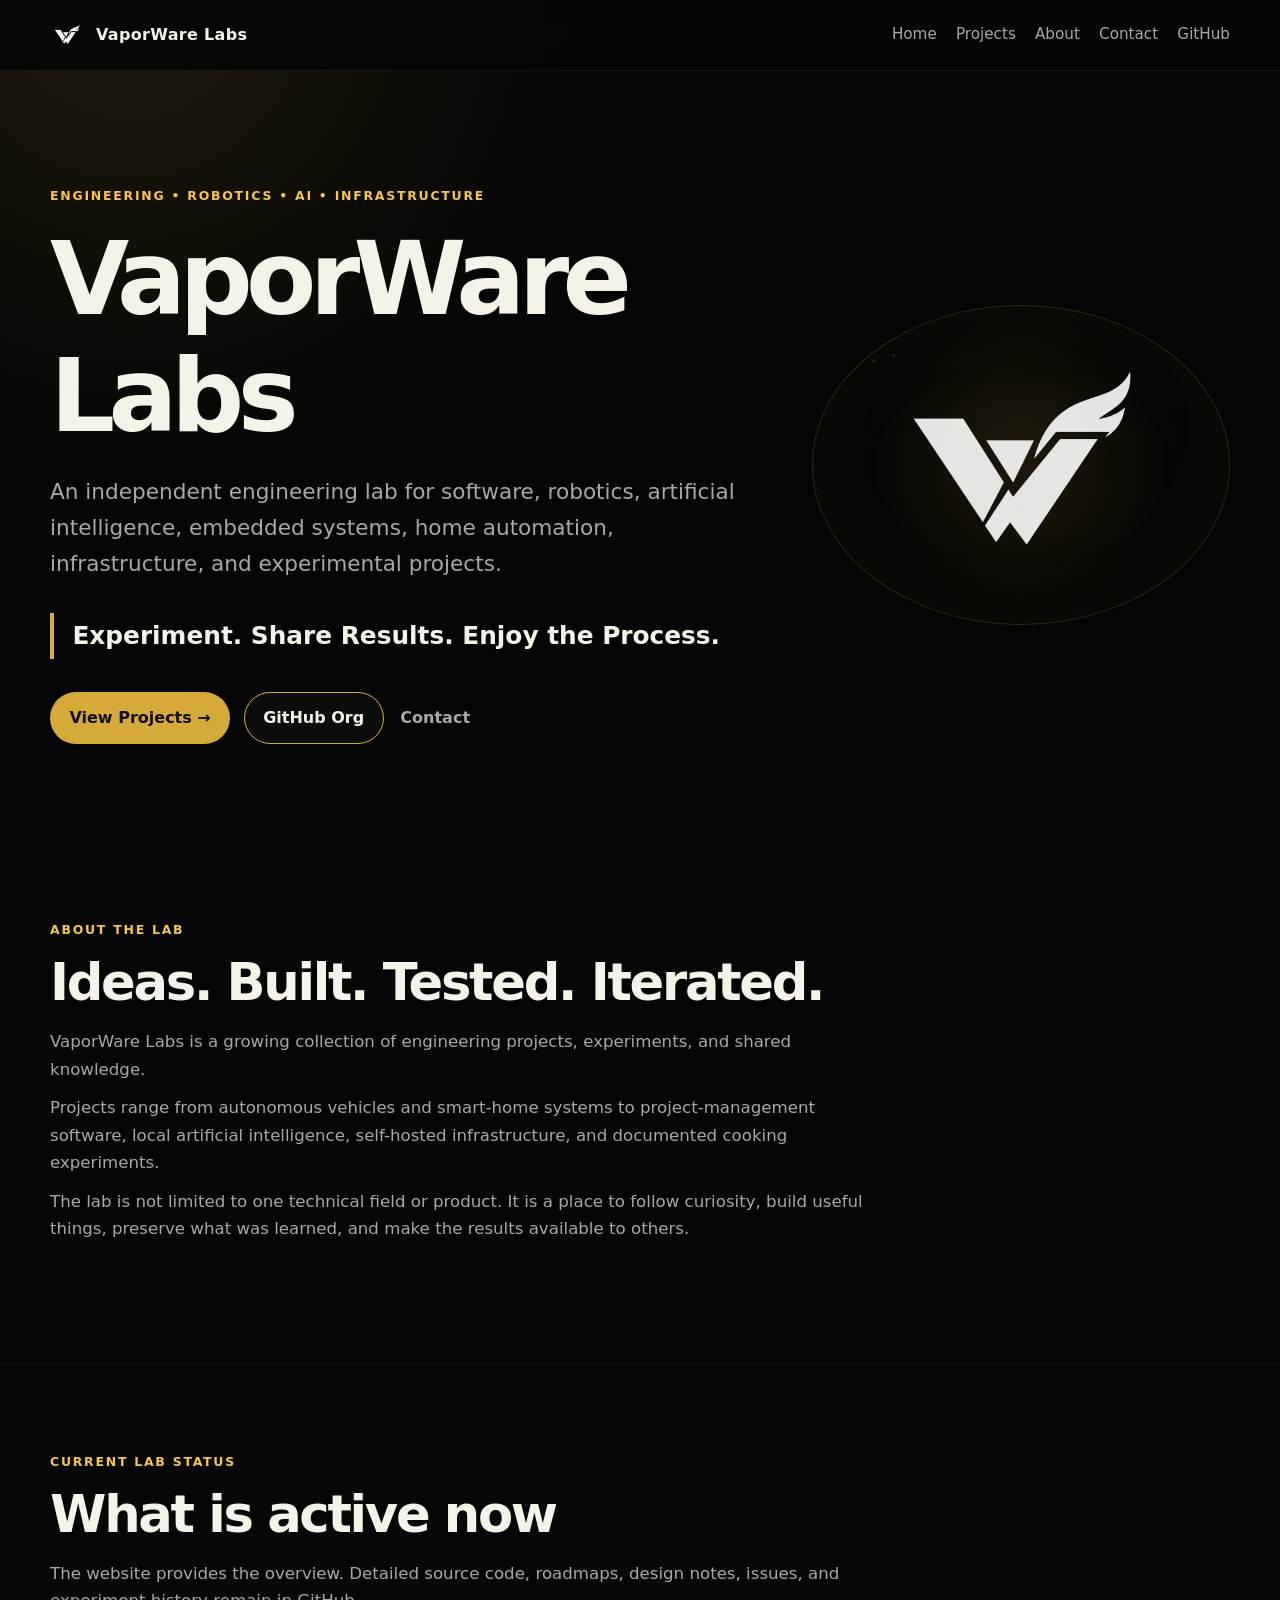
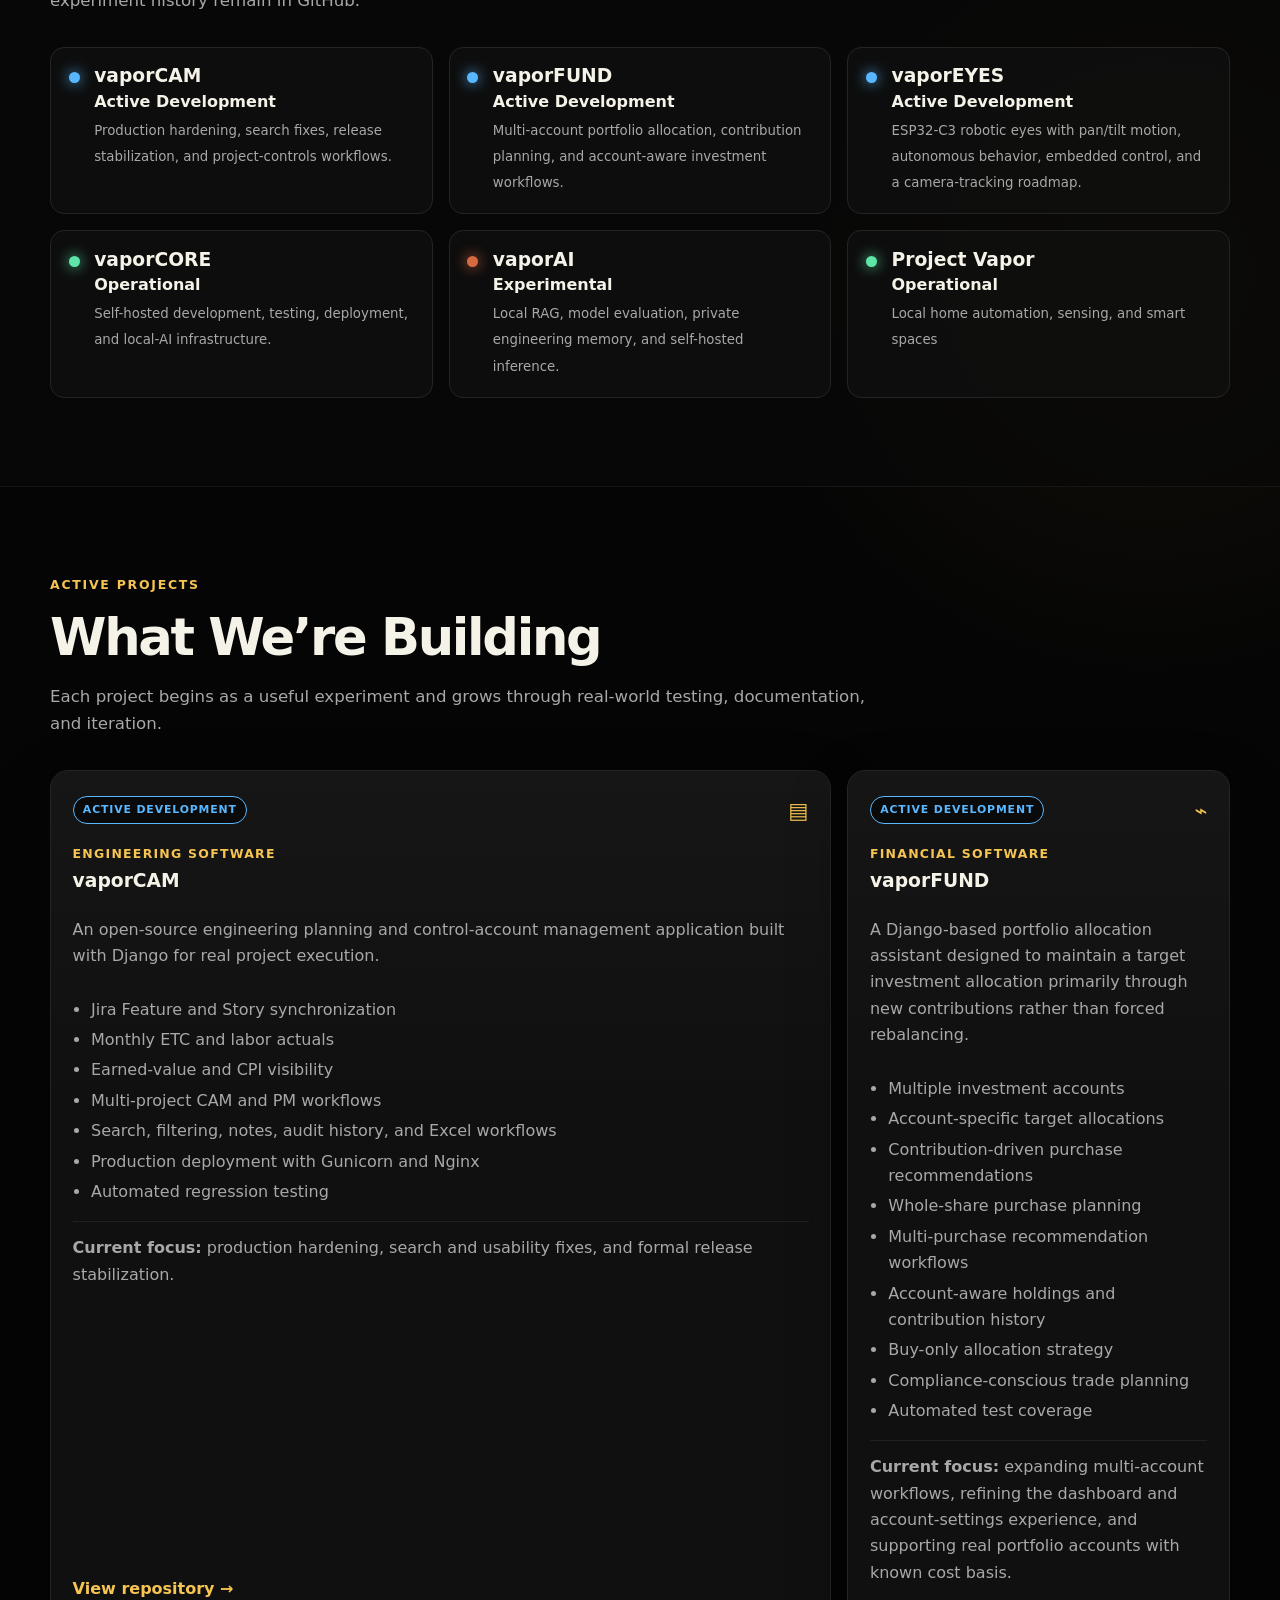
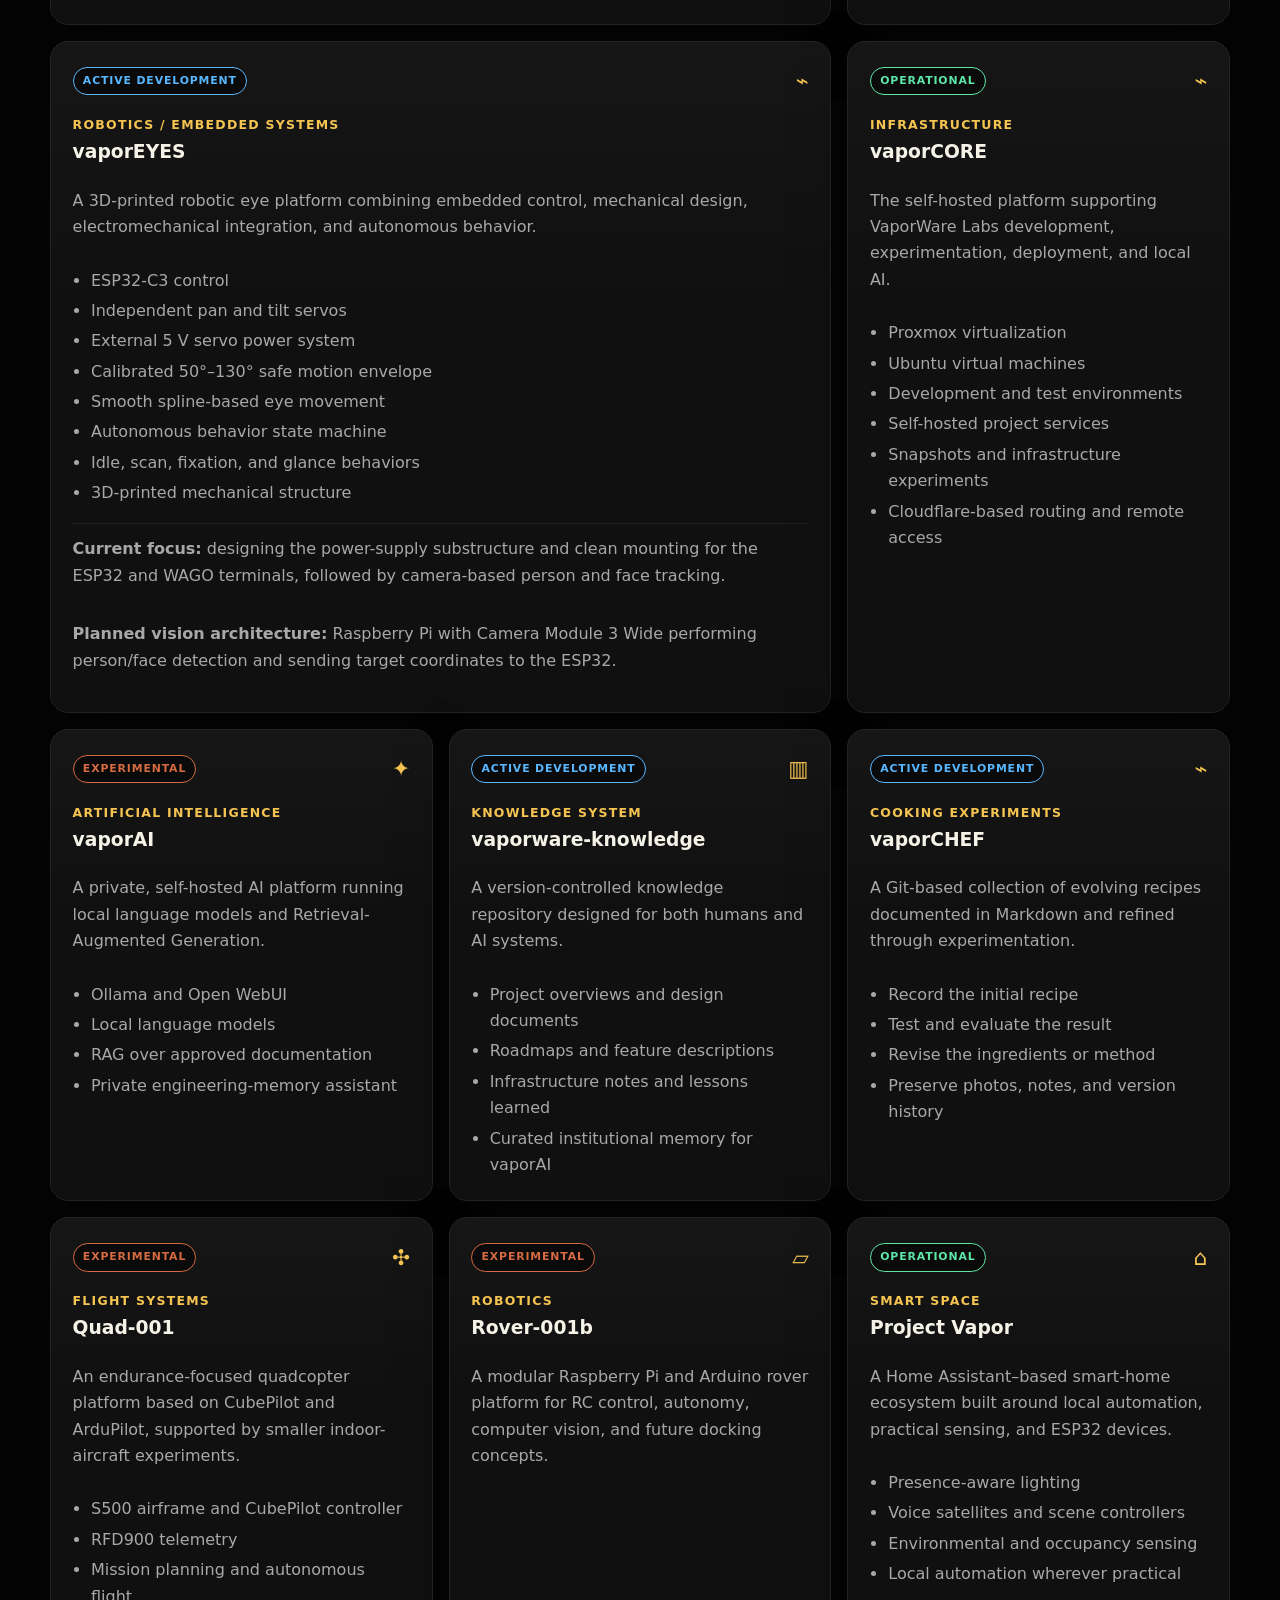
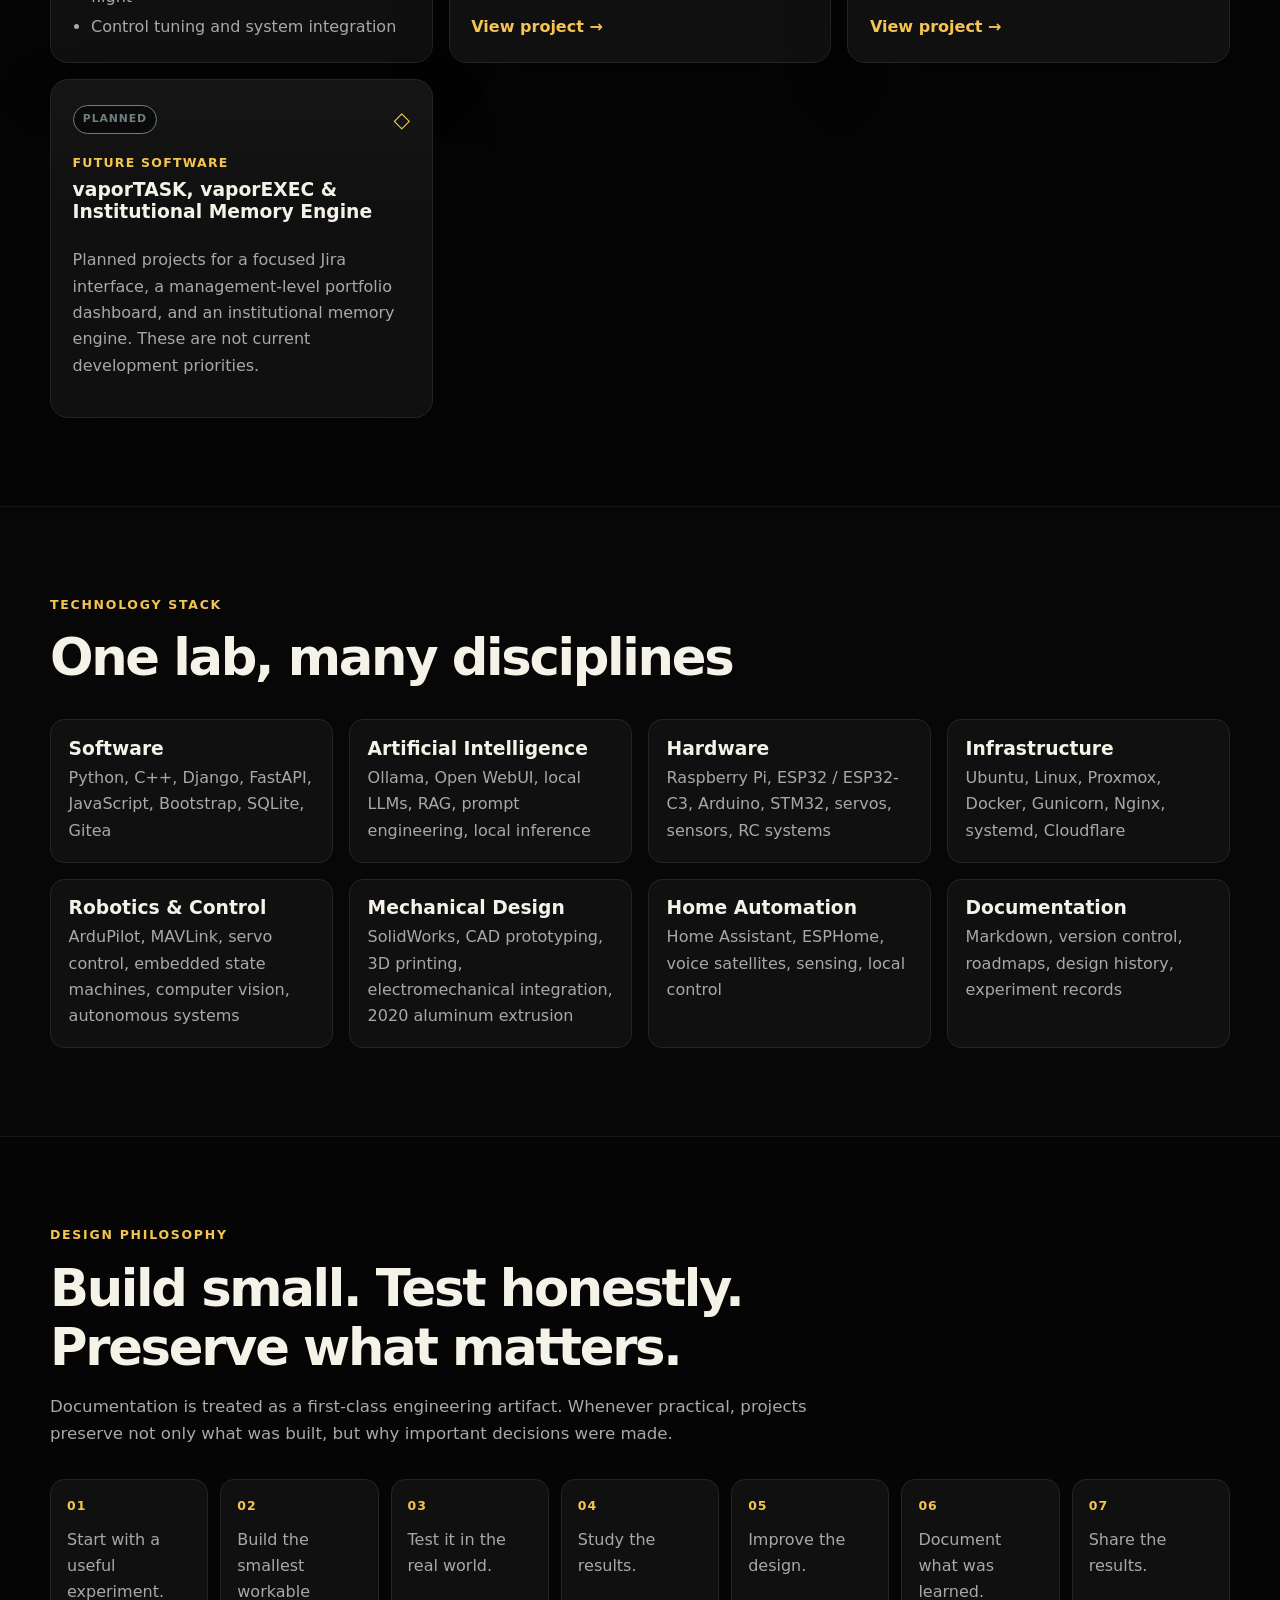
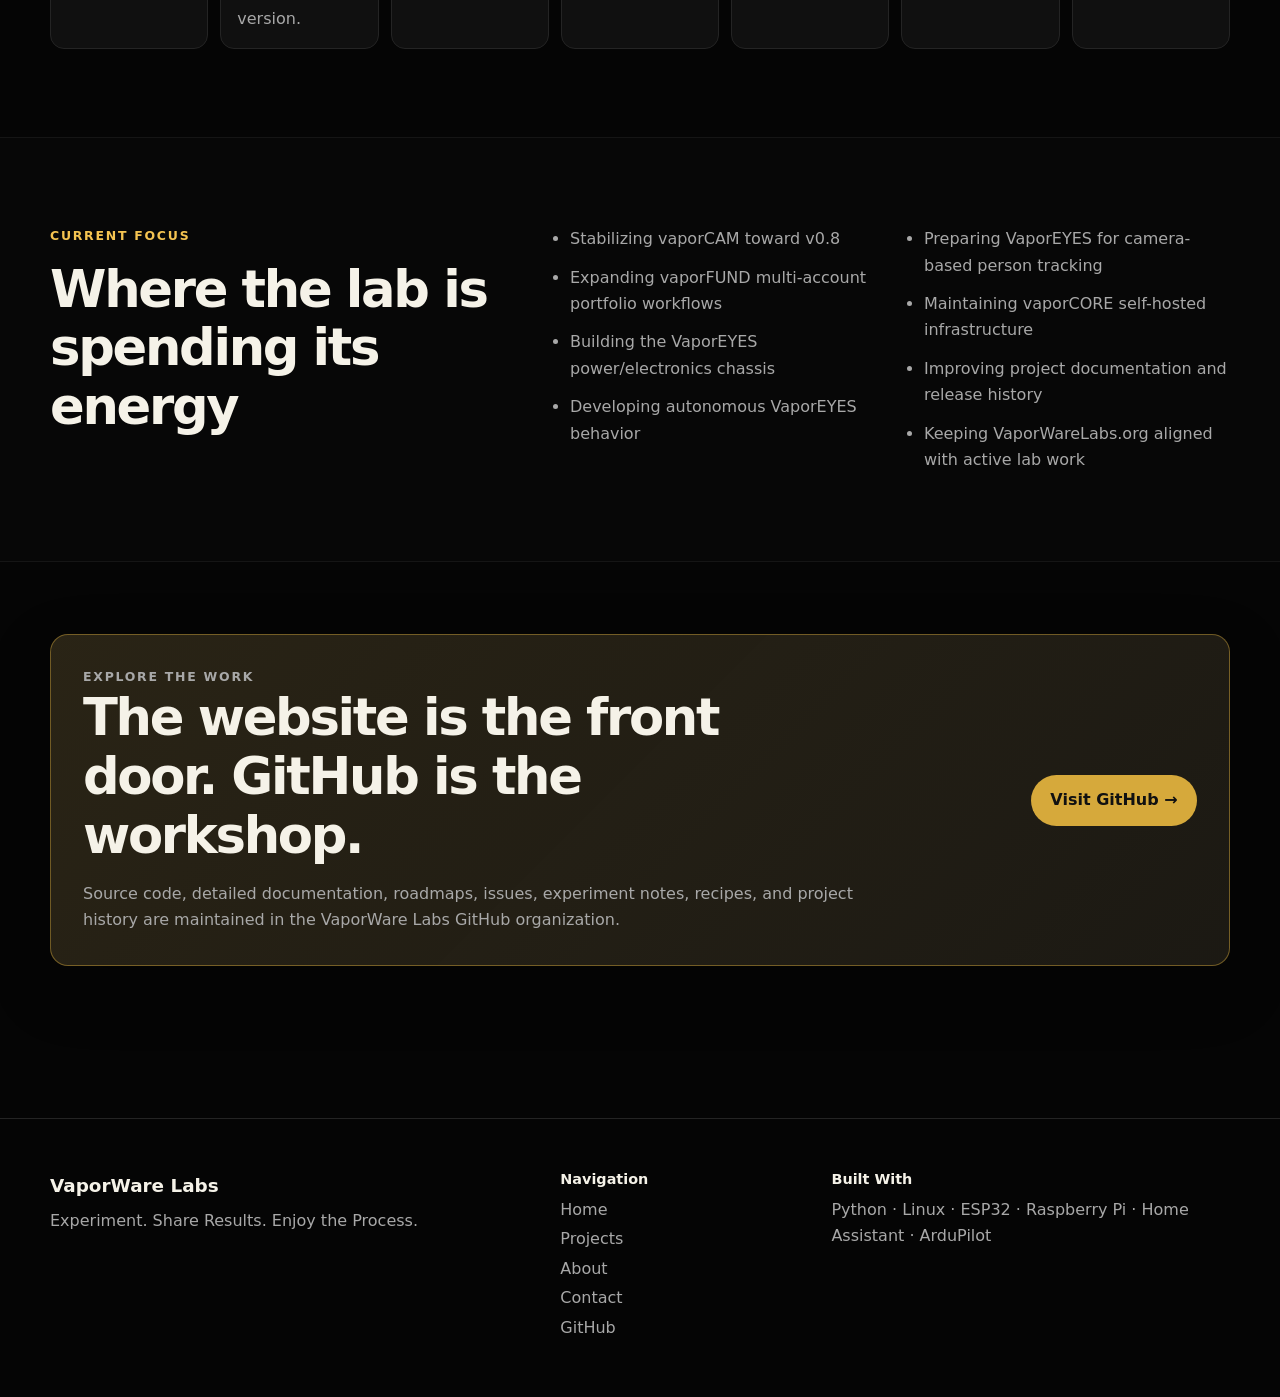
<file: index.html>
<!doctype html>
<html lang="en">
<head>
  <meta charset="utf-8">
  <meta name="viewport" content="width=device-width, initial-scale=1">
  <meta name="description" content="VaporWare Labs is an independent engineering lab for software, robotics, AI, embedded systems, home automation, infrastructure, and experimental projects.">
  <meta name="keywords"
        content="embedded systems, robotics, Home Assistant, ESP32, Arduino, Raspberry Pi, automation, 3D printing" />
  <meta name="theme-color" content="#0b1118">
  <meta name="author" content="VaporWare Labs" />
  <link rel="icon" href="/favicon.ico">
  <title>VaporWare Labs</title>
  <link rel="stylesheet" href="styles.css">
</head>

<body>
  <header class="site-header">
    <div class="container nav-wrap">
      <a class="brand" href="#top" aria-label="VaporWare Labs home">
        <img src="logo-white.png" alt="" class="brand-logo">
        <span>VaporWare Labs</span>
      </a>

      <nav class="site-nav" aria-label="Primary navigation">
        <a href="#top">Home</a>
        <a href="#projects">Projects</a>
        <a href="#about">About</a>
        <a href="mailto:lab@vaporwarelabs.org">Contact</a>
        <a href="https://github.com/VaporWareLabs">GitHub</a>
      </nav>
    </div>
  </header>

  <main id="top">
    <section class="hero">
      <div class="container hero-grid">
        <div class="hero-copy">
          <p class="kicker">Engineering • Robotics • AI • Infrastructure</p>
          <h1>VaporWare Labs</h1>
          <p class="hero-lede">
            An independent engineering lab for software, robotics, artificial intelligence,
            embedded systems, home automation, infrastructure, and experimental projects.
          </p>

          <blockquote>
            Experiment. Share Results. Enjoy the Process.
          </blockquote>

          <div class="button-row">
            <a class="button button-primary" href="#projects">View Projects →</a>
            <a class="button" href="https://github.com/VaporWareLabs">GitHub Org</a>
            <a class="text-link" href="mailto:lab@vaporwarelabs.org">Contact</a>
          </div>
        </div>

        <div class="hero-mark" aria-hidden="true">
          <img src="logo-white.png" alt="">
        </div>
      </div>
    </section>

    <section id="about" class="section">
      <div class="container">
        <header class="section-heading">
          <p class="eyebrow">About the Lab</p>
          <h2>Ideas. Built. Tested. Iterated.</h2>
          <p>
            VaporWare Labs is a growing collection of engineering projects, experiments,
            and shared knowledge.
          </p>
          <p>
            Projects range from autonomous vehicles and smart-home systems to
            project-management software, local artificial intelligence, self-hosted
            infrastructure, and documented cooking experiments.
          </p>
          <p>
            The lab is not limited to one technical field or product. It is a place to
            follow curiosity, build useful things, preserve what was learned, and make
            the results available to others.
          </p>
        </header>
      </div>
    </section>

    <section class="section section-alt" aria-labelledby="status-title">
      <div class="container">
        <header class="section-heading">
          <p class="eyebrow">Current Lab Status</p>
          <h2 id="status-title">What is active now</h2>
          <p>
            The website provides the overview. Detailed source code, roadmaps, design
            notes, issues, and experiment history remain in GitHub.
          </p>
        </header>

        <div class="status-grid">
          <article class="status-card">
            <span class="status-dot active"></span>
            <div>
              <h3>vaporCAM</h3>
              <p>Active Development</p>
              <small>Production hardening, search fixes, release stabilization, and project-controls workflows.</small>
            </div>
          </article>

          <article class="status-card">
            <span class="status-dot active"></span>
            <div>
              <h3>vaporFUND</h3>
              <p>Active Development</p>
              <small>Multi-account portfolio allocation, contribution planning, and account-aware investment workflows.</small>
            </div>
          </article>

          <article class="status-card">
            <span class="status-dot active"></span>
            <div>
              <h3>vaporEYES</h3>
              <p>Active Development</p>
              <small>ESP32-C3 robotic eyes with pan/tilt motion, autonomous behavior, embedded control, and a camera-tracking roadmap.</small>
            </div>
          </article>

          <article class="status-card">
            <span class="status-dot operational"></span>
            <div>
              <h3>vaporCORE</h3>
              <p>Operational</p>
              <small>Self-hosted development, testing, deployment, and local-AI infrastructure.</small>
            </div>
          </article>

          <article class="status-card">
            <span class="status-dot experimental"></span>
            <div>
              <h3>vaporAI</h3>
              <p>Experimental</p>
              <small>Local RAG, model evaluation, private engineering memory, and self-hosted inference.</small>
            </div>
          </article>

          <article class="status-card">
            <span class="status-dot operational"></span>
            <div>
              <h3>Project Vapor</h3>
              <p>Operational</p>
              <small>Local home automation, sensing, and smart spaces</small>
            </div>
          </article>
        </div>
      </div>
    </section>

    <section id="projects" class="section">
      <div class="container">
        <header class="section-heading">
          <p class="eyebrow">Active Projects</p>
          <h2>What We’re Building</h2>
          <p>
            Each project begins as a useful experiment and grows through real-world
            testing, documentation, and iteration.
          </p>
        </header>

        <div class="project-grid">
          <article class="project-card featured">
            <div class="card-topline">
              <span class="pill active-pill">Active Development</span>
              <span class="project-icon" aria-hidden="true">▤</span>
            </div>
            <p class="project-type">Engineering Software</p>
            <h3>vaporCAM</h3>
            <p>
              An open-source engineering planning and control-account management
              application built with Django for real project execution.
            </p>
            <ul>
              <li>Jira Feature and Story synchronization</li>
              <li>Monthly ETC and labor actuals</li>
              <li>Earned-value and CPI visibility</li>
              <li>Multi-project CAM and PM workflows</li>
              <li>Search, filtering, notes, audit history, and Excel workflows</li>
              <li>Production deployment with Gunicorn and Nginx</li>
              <li>Automated regression testing</li>
            </ul>
            <p class="card-focus">
              <strong>Current focus:</strong> production hardening, search and usability fixes,
              and formal release stabilization.
            </p>
            <a class="card-link" href="https://github.com/VaporWareLabs/vaporcam">View repository →</a>
          </article>

          <article class="project-card">
            <div class="card-topline">
              <span class="pill active-pill">Active Development</span>
              <span class="project-icon" aria-hidden="true">⌁</span>
            </div>
            <p class="project-type">Financial Software</p>
            <h3>vaporFUND</h3>
            <p>
              A Django-based portfolio allocation assistant designed to maintain
              a target investment allocation primarily through new
              contributions rather than forced rebalancing.
            </p>

            <ul>
              <li>Multiple investment accounts</li>
              <li>Account-specific target allocations</li>
              <li>Contribution-driven purchase recommendations</li>
              <li>Whole-share purchase planning</li>
              <li>Multi-purchase recommendation workflows</li>
              <li>Account-aware holdings and contribution history</li>
              <li>Buy-only allocation strategy</li>
              <li>Compliance-conscious trade planning</li>
              <li>Automated test coverage</li>
            </ul>

            <p class="card-focus">
              <strong>Current focus:</strong>
              expanding multi-account workflows, refining the dashboard and
              account-settings experience, and supporting real portfolio
              accounts with known cost basis.
            </p>
          </article>

          <article class="project-card featured">
            <div class="card-topline">
              <span class="pill active-pill">Active Development</span>
              <span class="project-icon" aria-hidden="true">⌁</span>
            </div>
            <p class="project-type">Robotics / Embedded Systems</p>
            <h3>vaporEYES</h3>
            <p>
              A 3D-printed robotic eye platform combining embedded control,
              mechanical design, electromechanical integration, and autonomous
              behavior.
            </p>

            <ul>
              <li>ESP32-C3 control</li>
              <li>Independent pan and tilt servos</li>
              <li>External 5 V servo power system</li>
              <li>Calibrated 50°–130° safe motion envelope</li>
              <li>Smooth spline-based eye movement</li>
              <li>Autonomous behavior state machine</li>
              <li>Idle, scan, fixation, and glance behaviors</li>
              <li>3D-printed mechanical structure</li>
            </ul>

            <p class="card-focus">
              <strong>Current focus:</strong>
              designing the power-supply substructure and clean mounting for the
              ESP32 and WAGO terminals, followed by camera-based person and face
              tracking.
            </p>

            <p class="roadmap">
              <strong>Planned vision architecture:</strong>
              Raspberry Pi with Camera Module 3 Wide performing person/face
              detection and sending target coordinates to the ESP32.
            </p>
          </article>

          <article class="project-card">
            <div class="card-topline">
              <span class="pill operational-pill">Operational</span>
              <span class="project-icon" aria-hidden="true">⌁</span>
            </div>
            <p class="project-type">Infrastructure</p>
            <h3>vaporCORE</h3>
            <p>
              The self-hosted platform supporting VaporWare Labs development,
              experimentation, deployment, and local AI.
            </p>
            <ul>
              <li>Proxmox virtualization</li>
              <li>Ubuntu virtual machines</li>
              <li>Development and test environments</li>
              <li>Self-hosted project services</li>
              <li>Snapshots and infrastructure experiments</li>
              <li>Cloudflare-based routing and remote access</li>
            </ul>
          </article>





          <article class="project-card">
            <div class="card-topline">
              <span class="pill experiment-pill">Experimental</span>
              <span class="project-icon" aria-hidden="true">✦</span>
            </div>
            <p class="project-type">Artificial Intelligence</p>
            <h3>vaporAI</h3>
            <p>
              A private, self-hosted AI platform running local language models and
              Retrieval-Augmented Generation.
            </p>
            <ul>
              <li>Ollama and Open WebUI</li>
              <li>Local language models</li>
              <li>RAG over approved documentation</li>
              <li>Private engineering-memory assistant</li>
            </ul>
          </article>

          <article class="project-card">
            <div class="card-topline">
              <span class="pill active-pill">Active Development</span>
              <span class="project-icon" aria-hidden="true">▥</span>
            </div>
            <p class="project-type">Knowledge System</p>
            <h3>vaporware-knowledge</h3>
            <p>
              A version-controlled knowledge repository designed for both humans and AI
              systems.
            </p>
            <ul>
              <li>Project overviews and design documents</li>
              <li>Roadmaps and feature descriptions</li>
              <li>Infrastructure notes and lessons learned</li>
              <li>Curated institutional memory for vaporAI</li>
            </ul>
          </article>

          <article class="project-card">
            <div class="card-topline">
              <span class="pill active-pill">Active Development</span>
              <span class="project-icon" aria-hidden="true">⌁</span>
            </div>
            <p class="project-type">Cooking Experiments</p>
            <h3>vaporCHEF</h3>
            <p>
              A Git-based collection of evolving recipes documented in Markdown and
              refined through experimentation.
            </p>
            <ul>
              <li>Record the initial recipe</li>
              <li>Test and evaluate the result</li>
              <li>Revise the ingredients or method</li>
              <li>Preserve photos, notes, and version history</li>
            </ul>
          </article>

          <article class="project-card">
            <div class="card-topline">
              <span class="pill experiment-pill">Experimental</span>
              <span class="project-icon" aria-hidden="true">✣</span>
            </div>
            <p class="project-type">Flight Systems</p>
            <h3>Quad-001</h3>
            <p>
              An endurance-focused quadcopter platform based on CubePilot and ArduPilot,
              supported by smaller indoor-aircraft experiments.
            </p>
            <ul>
              <li>S500 airframe and CubePilot controller</li>
              <li>RFD900 telemetry</li>
              <li>Mission planning and autonomous flight</li>
              <li>Control tuning and system integration</li>
            </ul>
          </article>

          <article class="project-card">
            <div class="card-topline">
              <span class="pill experiment-pill">Experimental</span>
              <span class="project-icon" aria-hidden="true">▱</span>
            </div>
            <p class="project-type">Robotics</p>
            <h3>Rover-001b</h3>
            <p>
              A modular Raspberry Pi and Arduino rover platform for RC control,
              autonomy, computer vision, and future docking concepts.
            </p>
            <a class="card-link" href="rover-001b.html">View project →</a>
          </article>

          <article class="project-card">
            <div class="card-topline">
              <span class="pill operational-pill">Operational</span>
              <span class="project-icon" aria-hidden="true">⌂</span>
            </div>
            <p class="project-type">Smart Space</p>
            <h3>Project Vapor</h3>
            <p>
              A Home Assistant–based smart-home ecosystem built around local automation,
              practical sensing, and ESP32 devices.
            </p>
            <ul>
              <li>Presence-aware lighting</li>
              <li>Voice satellites and scene controllers</li>
              <li>Environmental and occupancy sensing</li>
              <li>Local automation wherever practical</li>
            </ul>
            <a class="card-link" href="project-vapor.html">View project →</a>
          </article>

          <article class="project-card">
            <div class="card-topline">
              <span class="pill planned-pill">Planned</span>
              <span class="project-icon" aria-hidden="true">◇</span>
            </div>
            <p class="project-type">Future Software</p>
            <h3>vaporTASK, vaporEXEC &amp; Institutional Memory Engine</h3>
            <p>
              Planned projects for a focused Jira interface, a management-level
              portfolio dashboard, and an institutional memory engine. These are not current development priorities.
            </p>
          </article>
        </div>
      </div>
    </section>

    <section class="section section-alt" aria-labelledby="technology-title">
      <div class="container">
        <header class="section-heading">
          <p class="eyebrow">Technology Stack</p>
          <h2 id="technology-title">One lab, many disciplines</h2>
        </header>

        <div class="tech-grid">
          <article class="tech-card">
            <h3>Software</h3>
            <p>Python, C++, Django, FastAPI, JavaScript, Bootstrap, SQLite, Gitea</p>
          </article>
          <article class="tech-card">
            <h3>Artificial Intelligence</h3>
            <p>Ollama, Open WebUI, local LLMs, RAG, prompt engineering, local inference</p>
          </article>
          <article class="tech-card">
            <h3>Hardware</h3>
            <p>Raspberry Pi, ESP32 / ESP32-C3, Arduino, STM32, servos, sensors, RC systems</p>
          </article>
          <article class="tech-card">
            <h3>Infrastructure</h3>
            <p>Ubuntu, Linux, Proxmox, Docker, Gunicorn, Nginx, systemd, Cloudflare</p>
          </article>
          <article class="tech-card">
            <h3>Robotics &amp; Control</h3>
            <p>ArduPilot, MAVLink, servo control, embedded state machines, computer vision, autonomous systems</p>
          </article>
          <article class="tech-card">
            <h3>Mechanical Design</h3>
            <p>SolidWorks, CAD prototyping, 3D printing, electromechanical integration, 2020 aluminum extrusion</p>
          </article>
          <article class="tech-card">
            <h3>Home Automation</h3>
            <p>Home Assistant, ESPHome, voice satellites, sensing, local control</p>
          </article>
          <article class="tech-card">
            <h3>Documentation</h3>
            <p>Markdown, version control, roadmaps, design history, experiment records</p>
          </article>
        </div>
      </div>
    </section>

    <section class="section" aria-labelledby="philosophy-title">
      <div class="container">
        <header class="section-heading">
          <p class="eyebrow">Design Philosophy</p>
          <h2 id="philosophy-title">Build small. Test honestly. Preserve what matters.</h2>
          <p>
            Documentation is treated as a first-class engineering artifact. Whenever
            practical, projects preserve not only what was built, but why important
            decisions were made.
          </p>
        </header>

        <ol class="process-grid">
          <li><span>01</span>Start with a useful experiment.</li>
          <li><span>02</span>Build the smallest workable version.</li>
          <li><span>03</span>Test it in the real world.</li>
          <li><span>04</span>Study the results.</li>
          <li><span>05</span>Improve the design.</li>
          <li><span>06</span>Document what was learned.</li>
          <li><span>07</span>Share the results.</li>
        </ol>
      </div>
    </section>

    <section class="section section-alt" aria-labelledby="focus-title">
      <div class="container split-panel">
        <div>
          <p class="eyebrow">Current Focus</p>
          <h2 id="focus-title">Where the lab is spending its energy</h2>
        </div>
        <ul class="focus-list">
          <li>Stabilizing vaporCAM toward v0.8</li>
          <li>Expanding vaporFUND multi-account portfolio workflows</li>
          <li>Building the VaporEYES power/electronics chassis</li>
          <li>Developing autonomous VaporEYES behavior</li>
          <li>Preparing VaporEYES for camera-based person tracking</li>
          <li>Maintaining vaporCORE self-hosted infrastructure</li>
          <li>Improving project documentation and release history</li>
          <li>Keeping VaporWareLabs.org aligned with active lab work</li>
        </ul>
      </div>
    </section>

    <section id="connect" class="section connect-section">
      <div class="container connect-card">
        <div>
          <p class="eyebrow">Explore the Work</p>
          <h2>The website is the front door. GitHub is the workshop.</h2>
          <p>
            Source code, detailed documentation, roadmaps, issues, experiment notes,
            recipes, and project history are maintained in the VaporWare Labs GitHub
            organization.
          </p>
        </div>
        <a class="button button-primary" href="https://github.com/VaporWareLabs">Visit GitHub →</a>
      </div>
    </section>
  </main>

  <footer class="site-footer">
    <div class="container footer-grid">
      <div>
        <div class="footer-brand">VaporWare Labs</div>
        <p>Experiment. Share Results. Enjoy the Process.</p>
      </div>

      <div>
        <h3>Navigation</h3>
        <a href="#top">Home</a>
        <a href="#projects">Projects</a>
        <a href="#about">About</a>
        <a href="mailto:lab@vaporwarelabs.org">Contact</a>
        <a href="https://github.com/VaporWareLabs">GitHub</a>
      </div>

      <div>
        <h3>Built With</h3>
        <p>Python · Linux · ESP32 · Raspberry Pi · Home Assistant · ArduPilot</p>
      </div>
    </div>
  </footer>
</body>
</html>
</file>
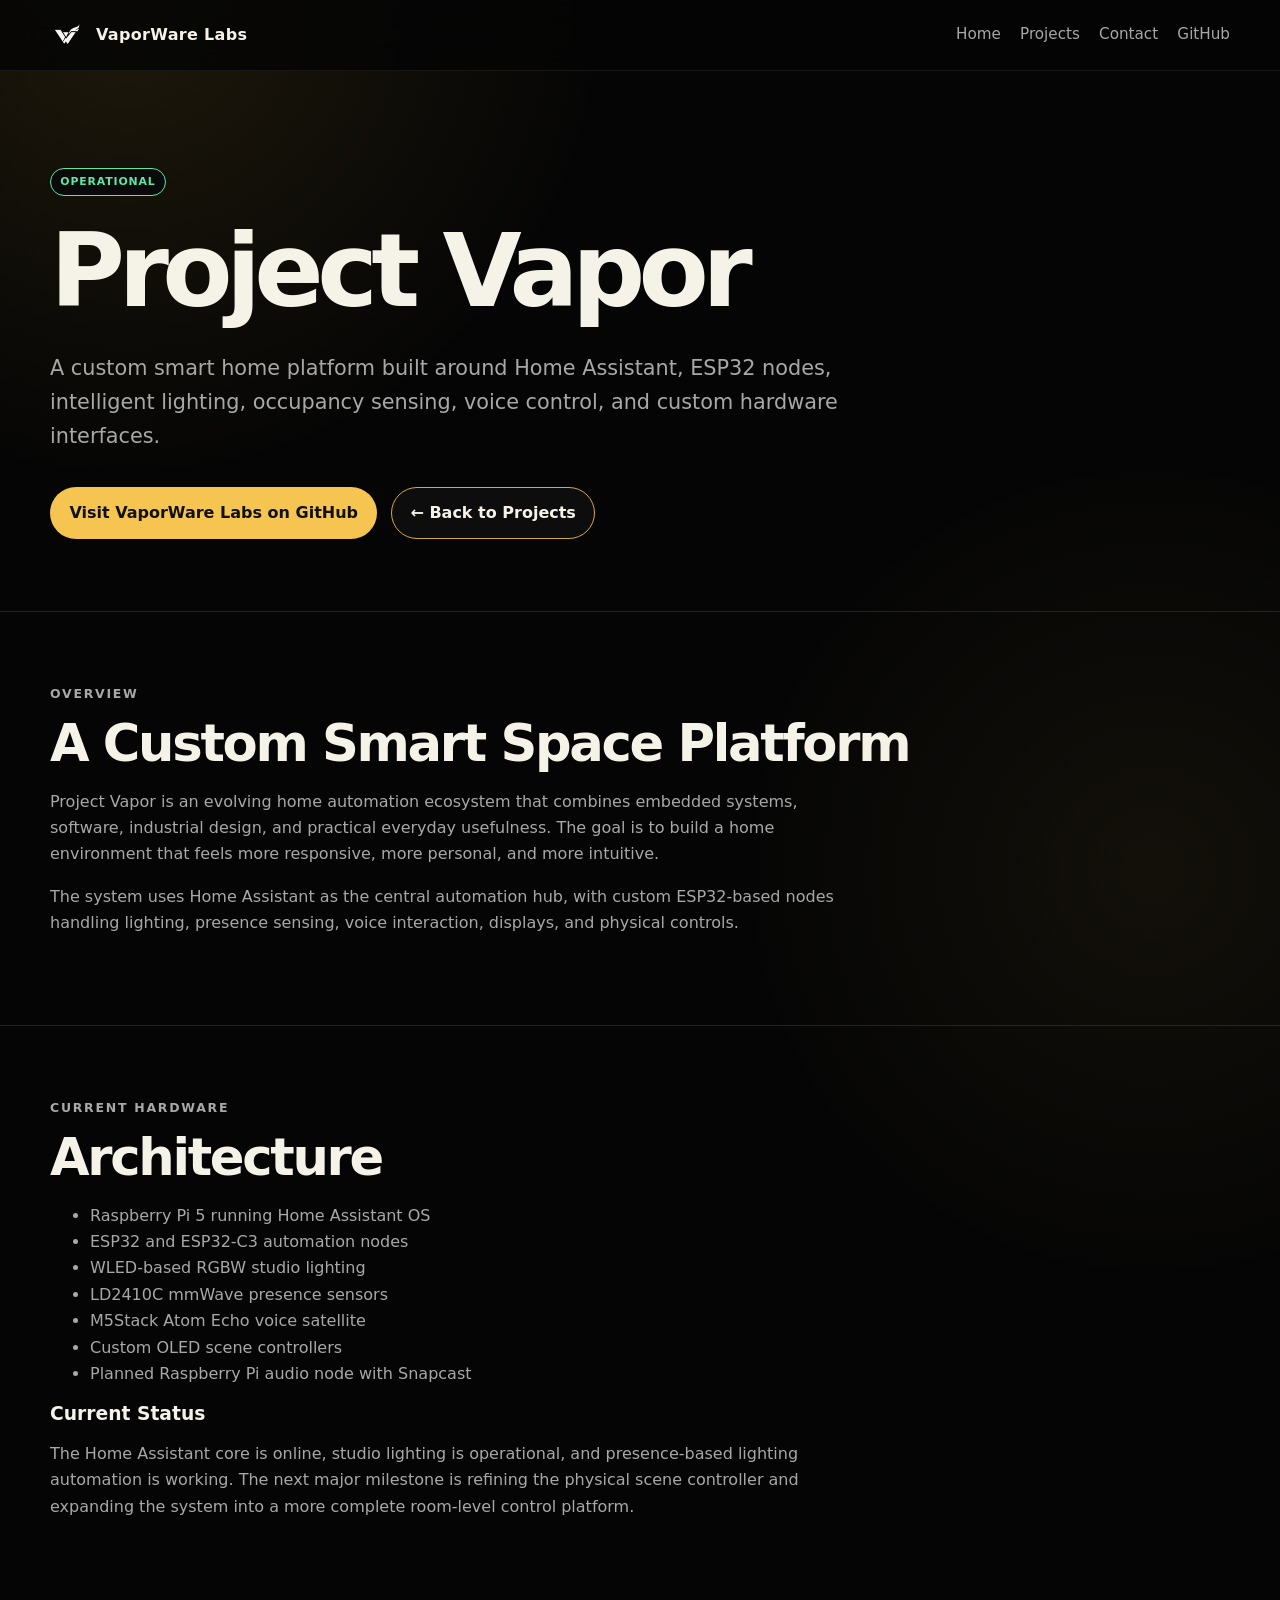
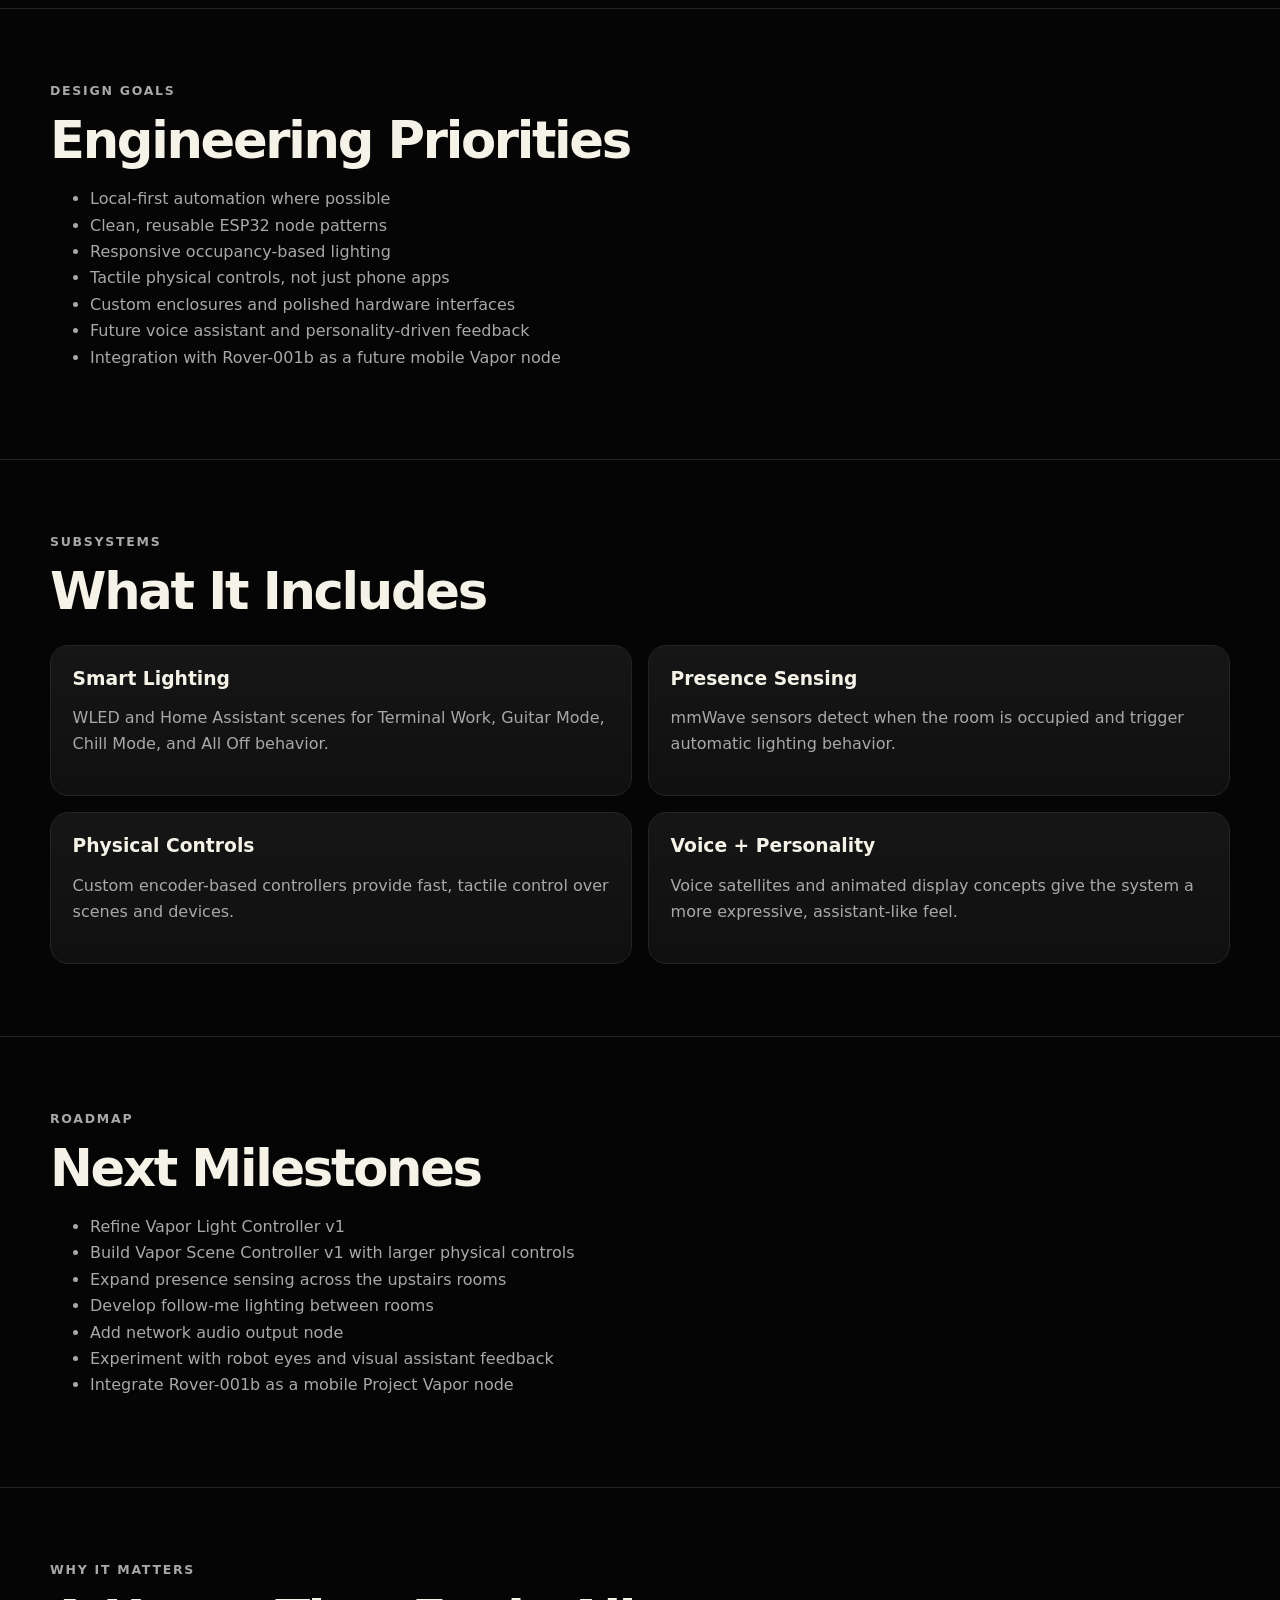
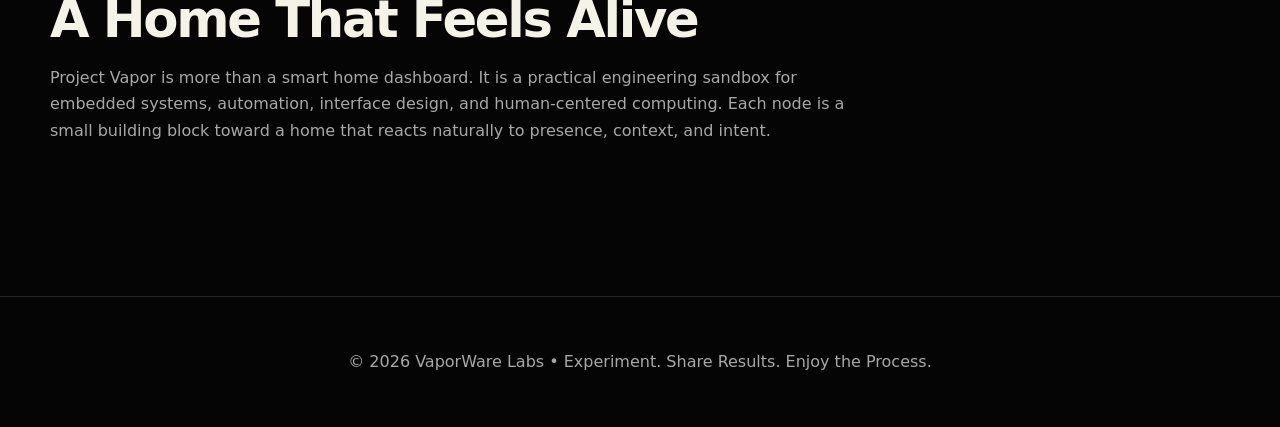
<file: project-vapor.html>
<!DOCTYPE html>
<html lang="en">
<head>
  <meta charset="UTF-8" />
  <meta name="viewport" content="width=device-width, initial-scale=1.0" />
  <link rel="icon" href="/favicon.ico">
  
  <title>Project Vapor | VaporWare Labs</title>
  <meta
    name="description"
    content="Project Vapor is a custom smart home automation platform built with Home Assistant, ESP32 nodes, intelligent lighting, occupancy sensing, and local voice control."
  />
  <link rel="stylesheet" href="styles.css">
</head>

<body class="project-page project-vapor-page">
  <header class="site-header">
    <div class="container nav-wrap">
      <a class="brand" href="index.html" aria-label="VaporWare Labs home">
        <img src="logo-white.png" alt="" class="brand-logo">
        <span>VaporWare Labs</span>
      </a>
      <nav class="site-nav" aria-label="Primary navigation">
        <a href="index.html">Home</a>
        <a href="index.html#projects">Projects</a>
        <a href="mailto:lab@vaporwarelabs.org">Contact</a>
        <a href="https://github.com/VaporWareLabs">GitHub</a>
      </nav>
    </div>
  </header>

  <main>
    <section class="project-hero">
      <div class="container">
        <span class="pill operational-pill">Operational</span>

        <h1>Project Vapor</h1>

        <p>
          A custom smart home platform built around Home Assistant, ESP32 nodes,
          intelligent lighting, occupancy sensing, voice control, and custom
          hardware interfaces.
        </p>

        <div class="button-row">
          <a class="button button-primary" href="https://github.com/VaporWareLabs" target="_blank" rel="noopener">
            Visit VaporWare Labs on GitHub
          </a>
          <a class="button" href="index.html#projects">
            ← Back to Projects
          </a>
        </div>
      </div>
    </section>

    <section class="section">
      <div class="container">
        <p class="section-label">Overview</p>
        <h2>A Custom Smart Space Platform</h2>

        <p>
          Project Vapor is an evolving home automation ecosystem that combines
          embedded systems, software, industrial design, and practical everyday
          usefulness. The goal is to build a home environment that feels more
          responsive, more personal, and more intuitive.
        </p>

        <p>
          The system uses Home Assistant as the central automation hub, with
          custom ESP32-based nodes handling lighting, presence sensing, voice
          interaction, displays, and physical controls.
        </p>
      </div>
    </section>

    <section class="section">
      <div class="container">
        <p class="section-label">Current Hardware</p>
        <h2>Architecture</h2>

        <ul>
          <li>Raspberry Pi 5 running Home Assistant OS</li>
          <li>ESP32 and ESP32-C3 automation nodes</li>
          <li>WLED-based RGBW studio lighting</li>
          <li>LD2410C mmWave presence sensors</li>
          <li>M5Stack Atom Echo voice satellite</li>
          <li>Custom OLED scene controllers</li>
          <li>Planned Raspberry Pi audio node with Snapcast</li>
        </ul>

        <h3>Current Status</h3>
        <p>
          The Home Assistant core is online, studio lighting is operational,
          and presence-based lighting automation is working. The next major
          milestone is refining the physical scene controller and expanding the
          system into a more complete room-level control platform.
        </p>
      </div>
    </section>

    <section class="section">
      <div class="container">
        <p class="section-label">Design Goals</p>
        <h2>Engineering Priorities</h2>

        <ul>
          <li>Local-first automation where possible</li>
          <li>Clean, reusable ESP32 node patterns</li>
          <li>Responsive occupancy-based lighting</li>
          <li>Tactile physical controls, not just phone apps</li>
          <li>Custom enclosures and polished hardware interfaces</li>
          <li>Future voice assistant and personality-driven feedback</li>
          <li>Integration with Rover-001b as a future mobile Vapor node</li>
        </ul>
      </div>
    </section>

    <section class="section">
      <div class="container">
        <p class="section-label">Subsystems</p>
        <h2>What It Includes</h2>

        <div class="grid">
          <div class="card">
            <h3>Smart Lighting</h3>
            <p>
              WLED and Home Assistant scenes for Terminal Work, Guitar Mode,
              Chill Mode, and All Off behavior.
            </p>
          </div>

          <div class="card">
            <h3>Presence Sensing</h3>
            <p>
              mmWave sensors detect when the room is occupied and trigger
              automatic lighting behavior.
            </p>
          </div>

          <div class="card">
            <h3>Physical Controls</h3>
            <p>
              Custom encoder-based controllers provide fast, tactile control
              over scenes and devices.
            </p>
          </div>

          <div class="card">
            <h3>Voice + Personality</h3>
            <p>
              Voice satellites and animated display concepts give the system
              a more expressive, assistant-like feel.
            </p>
          </div>
        </div>
      </div>
    </section>

    <section class="section">
      <div class="container">
        <p class="section-label">Roadmap</p>
        <h2>Next Milestones</h2>

        <ul>
          <li>Refine Vapor Light Controller v1</li>
          <li>Build Vapor Scene Controller v1 with larger physical controls</li>
          <li>Expand presence sensing across the upstairs rooms</li>
          <li>Develop follow-me lighting between rooms</li>
          <li>Add network audio output node</li>
          <li>Experiment with robot eyes and visual assistant feedback</li>
          <li>Integrate Rover-001b as a mobile Project Vapor node</li>
        </ul>
      </div>
    </section>

    <section class="section">
      <div class="container">
        <p class="section-label">Why It Matters</p>
        <h2>A Home That Feels Alive</h2>

        <p>
          Project Vapor is more than a smart home dashboard. It is a practical
          engineering sandbox for embedded systems, automation, interface design,
          and human-centered computing. Each node is a small building block
          toward a home that reacts naturally to presence, context, and intent.
        </p>
      </div>
    </section>
  </main>

  <footer class="site-footer">
    <div class="container">
      © 2026 VaporWare Labs • Experiment. Share Results. Enjoy the Process.
    </div>
  </footer>
</body>
</html>
</file>
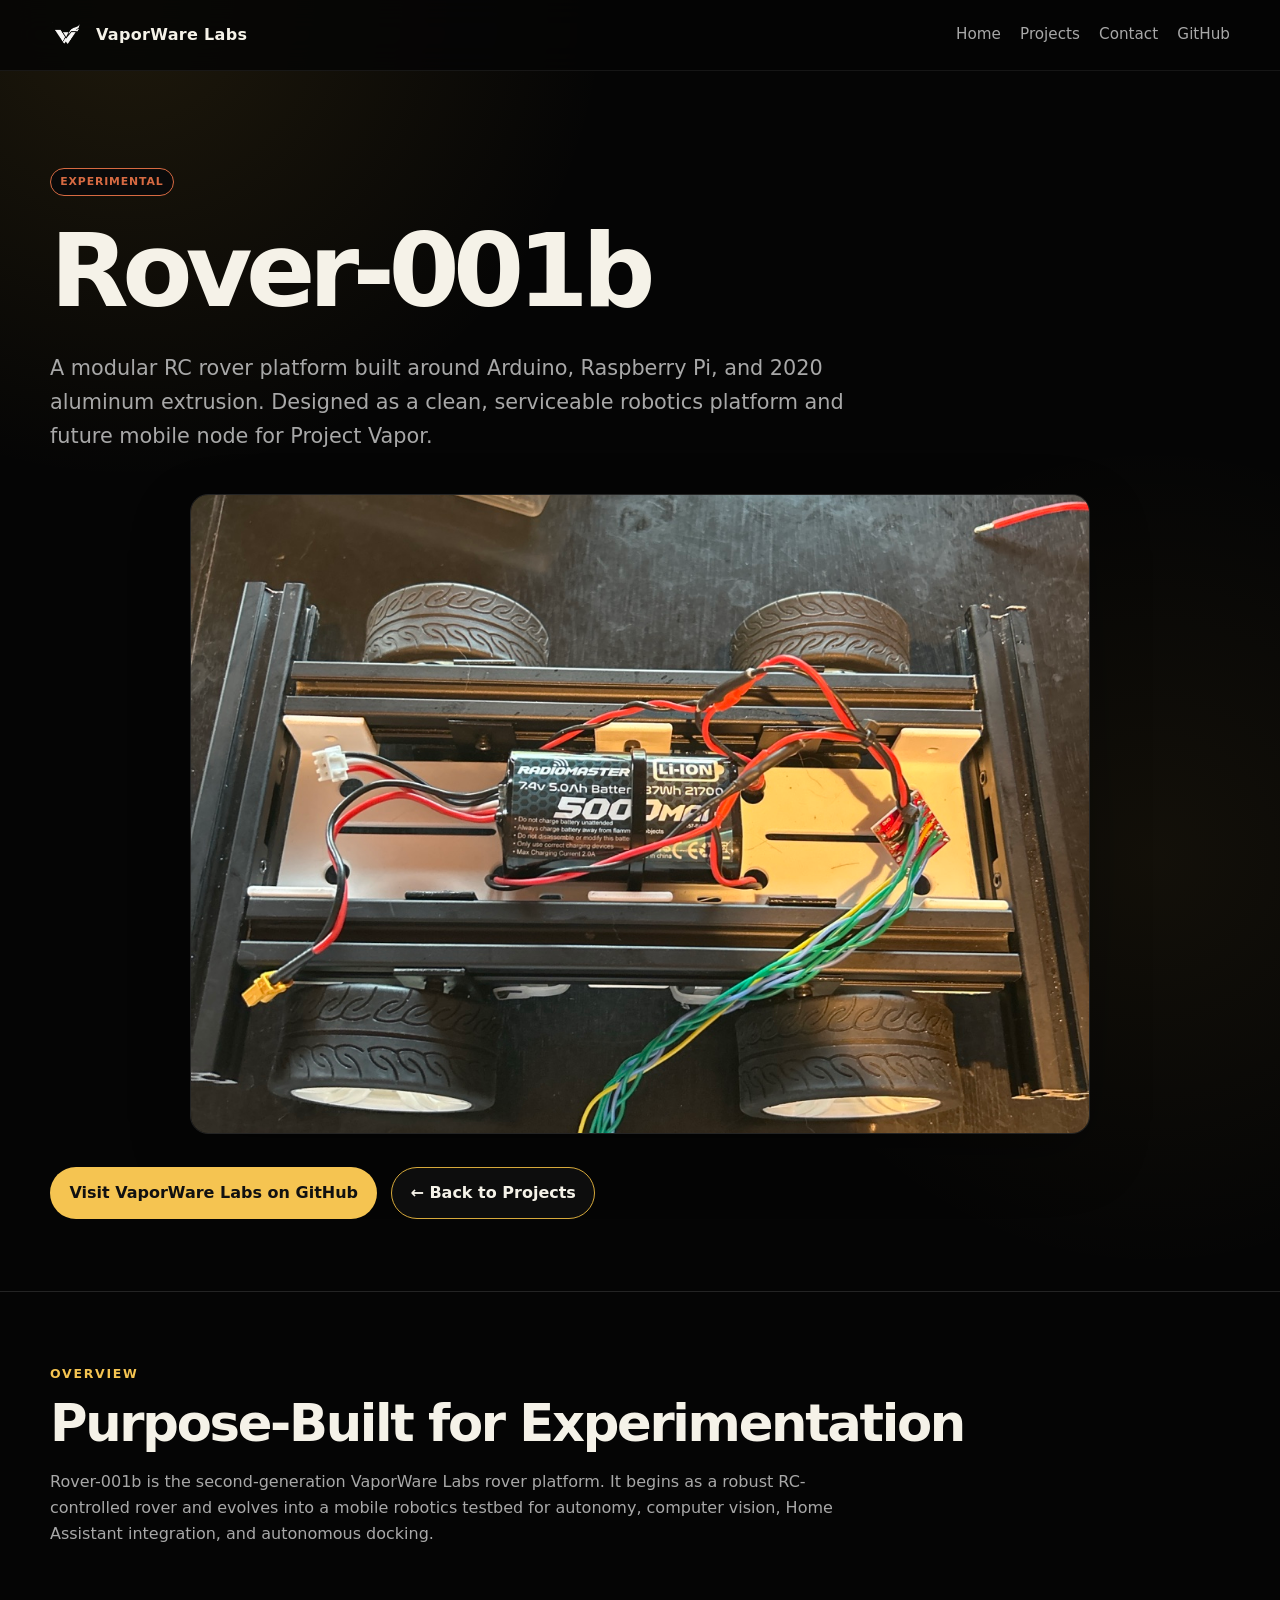
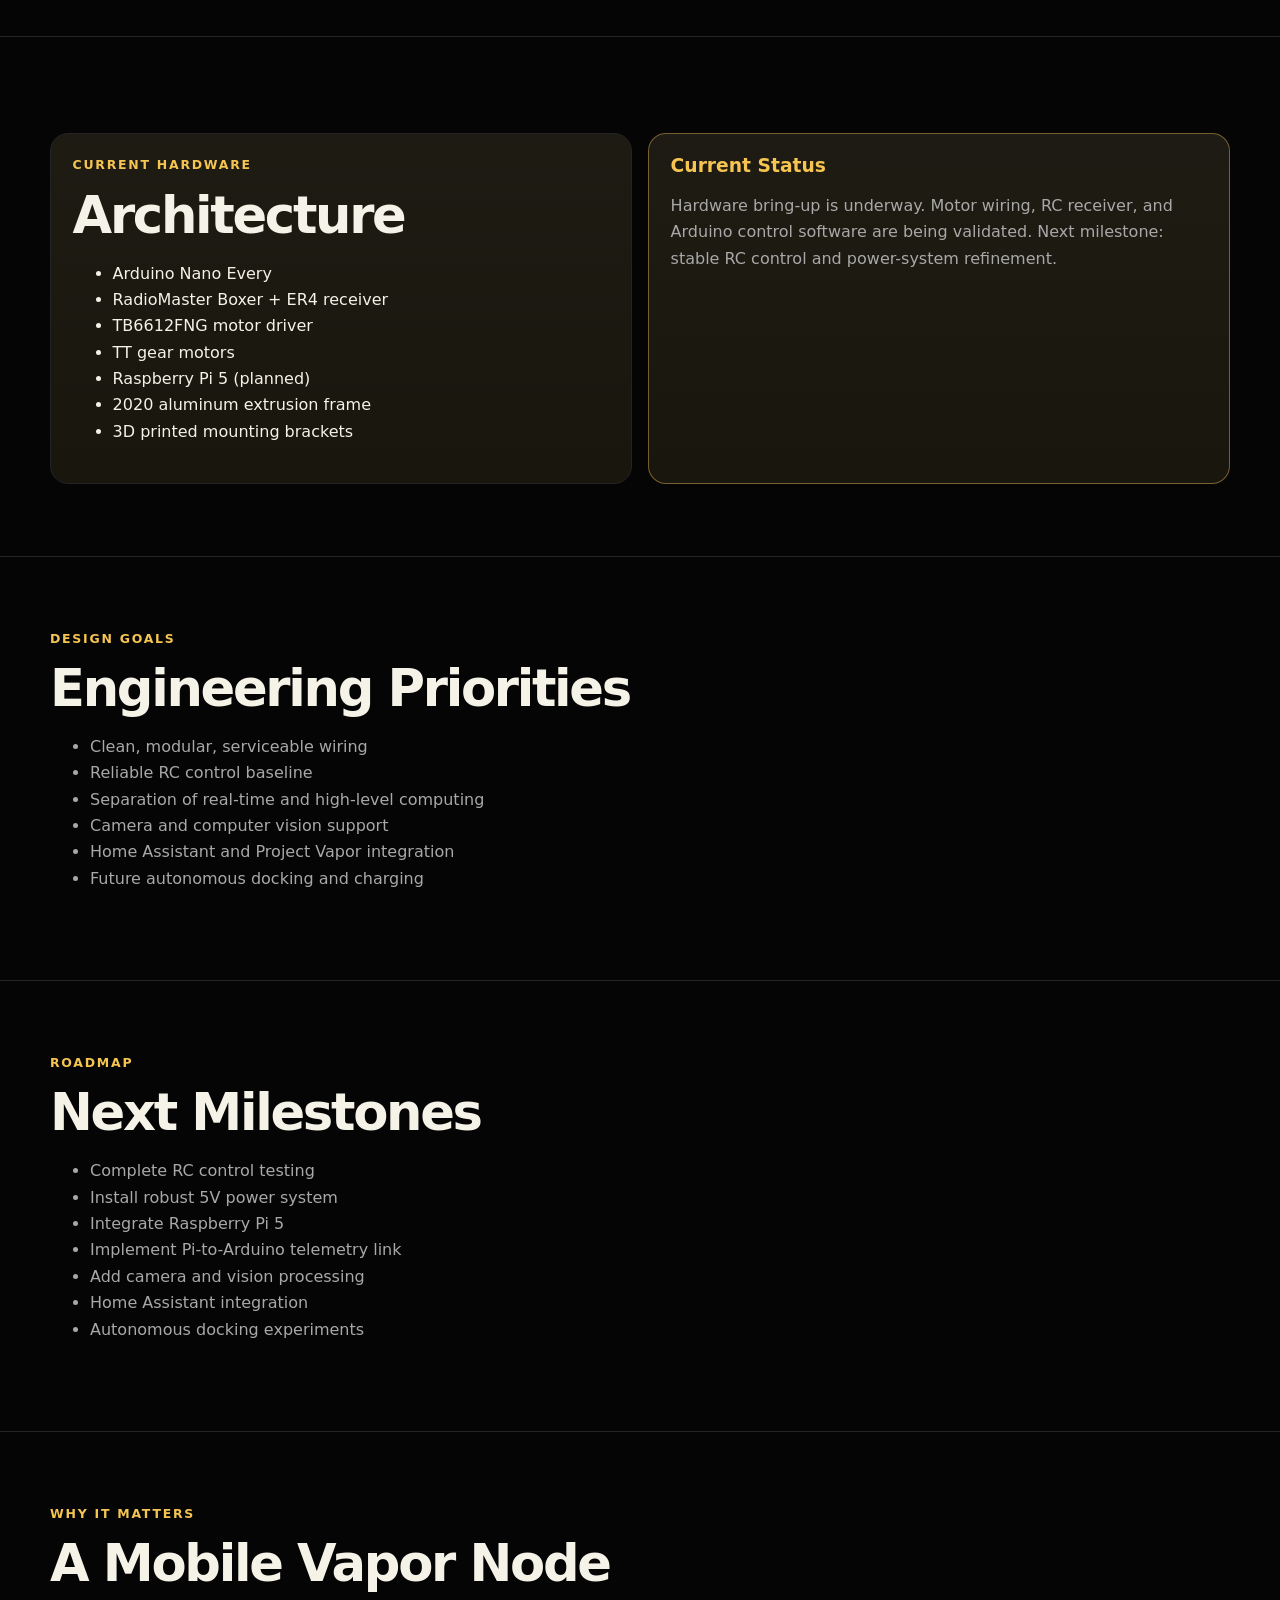
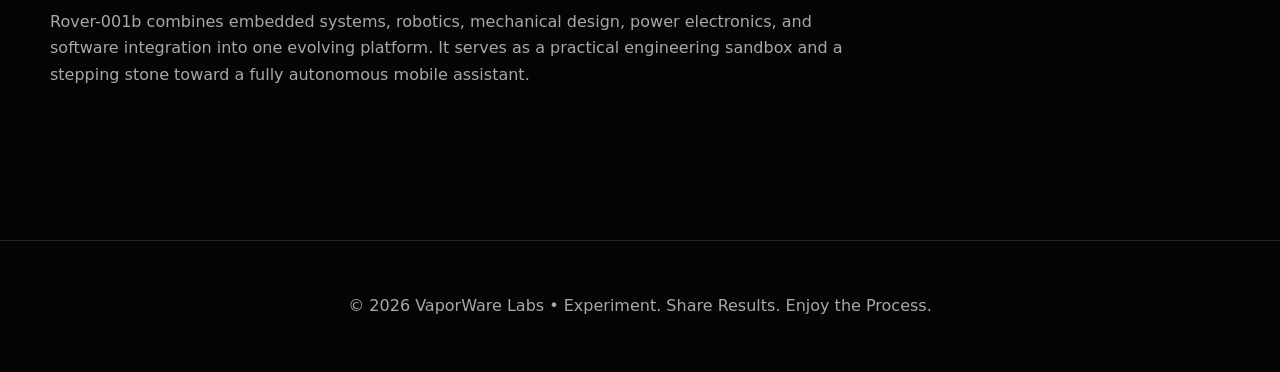
<file: rover-001b.html>
<!DOCTYPE html>
<html lang="en">
<head>
  <meta charset="UTF-8" />
  <meta name="viewport" content="width=device-width, initial-scale=1.0" />
  <link rel="icon" href="/favicon.ico">
  <title>Rover-001b | VaporWare Labs</title>
  <link rel="stylesheet" href="styles.css">
</head>
<body class="project-page rover-page">

  <header class="site-header">
    <div class="container nav-wrap">
      <a class="brand" href="index.html" aria-label="VaporWare Labs home">
        <img src="logo-white.png" alt="" class="brand-logo">
        <span>VaporWare Labs</span>
      </a>
      <nav class="site-nav" aria-label="Primary navigation">
        <a href="index.html">Home</a>
        <a href="index.html#projects">Projects</a>
        <a href="mailto:lab@vaporwarelabs.org">Contact</a>
        <a href="https://github.com/VaporWareLabs">GitHub</a>
      </nav>
    </div>
  </header>

  <main>
  <section class="project-hero">
    <div class="container">
      <span class="pill experiment-pill">Experimental</span>
      <h1>Rover-001b</h1>
      <p class="subtitle">
        A modular RC rover platform built around Arduino, Raspberry Pi,
        and 2020 aluminum extrusion. Designed as a clean, serviceable robotics
        platform and future mobile node for Project Vapor.
      </p>

      <img class="hero-image" src="images/rover-001b-hero.jpg" alt="Rover-001b chassis with Arduino, battery, and modular wiring">
  
      <div class="button-row">
        <a class="button button-primary"
           href="https://github.com/VaporWareLabs"
           target="_blank"
           rel="noopener">Visit VaporWare Labs on GitHub</a>
        <a class="button" href="index.html#projects">← Back to Projects</a>
      </div>
    </div>
  </section>

  <section>
    <div class="container">
      <div class="section-kicker">Overview</div>
      <h2>Purpose-Built for Experimentation</h2>
      <p>
        Rover-001b is the second-generation VaporWare Labs rover platform.
        It begins as a robust RC-controlled rover and evolves into a
        mobile robotics testbed for autonomy, computer vision,
        Home Assistant integration, and autonomous docking.
      </p>
    </div>
  </section>

  <section>
    <div class="container grid-2">
      <div class="card">
        <div class="section-kicker">Current Hardware</div>
        <h2>Architecture</h2>
        <ul>
          <li>Arduino Nano Every</li>
          <li>RadioMaster Boxer + ER4 receiver</li>
          <li>TB6612FNG motor driver</li>
          <li>TT gear motors</li>
          <li>Raspberry Pi 5 (planned)</li>
          <li>2020 aluminum extrusion frame</li>
          <li>3D printed mounting brackets</li>
        </ul>
      </div>

      <div class="card status-box">
        <h3>Current Status</h3>
        <p>
          Hardware bring-up is underway. Motor wiring, RC receiver,
          and Arduino control software are being validated.
          Next milestone: stable RC control and power-system refinement.
        </p>
      </div>
    </div>
  </section>

  <section>
    <div class="container">
      <div class="section-kicker">Design Goals</div>
      <h2>Engineering Priorities</h2>
      <ul>
        <li>Clean, modular, serviceable wiring</li>
        <li>Reliable RC control baseline</li>
        <li>Separation of real-time and high-level computing</li>
        <li>Camera and computer vision support</li>
        <li>Home Assistant and Project Vapor integration</li>
        <li>Future autonomous docking and charging</li>
      </ul>
    </div>
  </section>

  <section>
    <div class="container">
      <div class="section-kicker">Roadmap</div>
      <h2>Next Milestones</h2>
      <ul>
        <li>Complete RC control testing</li>
        <li>Install robust 5V power system</li>
        <li>Integrate Raspberry Pi 5</li>
        <li>Implement Pi-to-Arduino telemetry link</li>
        <li>Add camera and vision processing</li>
        <li>Home Assistant integration</li>
        <li>Autonomous docking experiments</li>
      </ul>
    </div>
  </section>

  <section>
    <div class="container">
      <div class="section-kicker">Why It Matters</div>
      <h2>A Mobile Vapor Node</h2>
      <p>
        Rover-001b combines embedded systems, robotics, mechanical design,
        power electronics, and software integration into one evolving platform.
        It serves as a practical engineering sandbox and a stepping stone toward
        a fully autonomous mobile assistant.
      </p>
    </div>
  </section>

  </main>

  <footer class="site-footer">
    <div class="container">
      © 2026 VaporWare Labs • Experiment. Share Results. Enjoy the Process.
    </div>
  </footer>

</body>
</html>
</file>
<file: styles.css>
:root {
  --bg: #050505;
  --bg-soft: #080808;
  --panel: #101010;
  --panel-hover: #151515;
  --line: #242424;
  --text: #f5f2e8;
  --muted: #a8a8a8;
  --gold: #d6a93b;
  --gold-light: #f5c451;
  --status-active: #59B7FF;
  --status-operational: #5EE6A8;
  --status-experimental: #D66A42;
  --status-planned: #6E7F80;
  --status-archived: #8F98A3;



  --radius: 18px;
  --shadow: 0 22px 60px rgba(0, 0, 0, .28);
  --container: 1180px;
}

* { box-sizing: border-box; }

html { scroll-behavior: smooth; }

body {
  margin: 0;
  background:
    radial-gradient(circle at 10% 0%, rgba(214, 169, 59, .12), transparent 30rem),
    radial-gradient(circle at 90% 24%, rgba(245, 196, 81, .06), transparent 26rem),
    var(--bg);
  color: var(--text);
  font-family: Inter, ui-sans-serif, system-ui, -apple-system, BlinkMacSystemFont, "Segoe UI", sans-serif;
  line-height: 1.65;
}

a { color: inherit; text-decoration: none; }
a:hover, a:focus-visible { color: var(--gold-light); }

img { max-width: 100%; display: block; }

.container {
  width: min(calc(100% - 2rem), var(--container));
  margin-inline: auto;
}

.site-header {
  position: sticky;
  top: 0;
  z-index: 20;
  border-bottom: 1px solid rgba(255,255,255,.07);
  background: rgba(5, 5, 5, .86);
  backdrop-filter: blur(16px);
}

.nav-wrap {
  min-height: 70px;
  display: flex;
  align-items: center;
  justify-content: space-between;
  gap: 1.25rem;
}

.brand {
  display: inline-flex;
  align-items: center;
  gap: .75rem;
  font-weight: 800;
  letter-spacing: .02em;
}

.brand-logo {
  width: 34px;
  height: 34px;
  object-fit: contain;
}

.site-nav {
  display: flex;
  flex-wrap: wrap;
  align-items: center;
  gap: 1.2rem;
  color: var(--muted);
  font-size: .95rem;
}

.hero {
  padding: 7.2rem 0 5.5rem;
  overflow: hidden;
}

.hero-grid {
  display: grid;
  grid-template-columns: minmax(0, 1.25fr) minmax(240px, .75fr);
  align-items: center;
  gap: 4rem;
}

.kicker, .eyebrow {
  margin: 0 0 .8rem;
  color: var(--gold-light);
  font-size: .78rem;
  font-weight: 800;
  letter-spacing: .14em;
  text-transform: uppercase;
}

h1, h2, h3 {
  margin-top: 0;
  line-height: 1.15;
}

h1 {
  max-width: 10ch;
  margin-bottom: 1.2rem;
  font-size: clamp(3.4rem, 8vw, 7rem);
  letter-spacing: -.065em;
}

h2 {
  margin-bottom: 1rem;
  font-size: clamp(2rem, 4vw, 3.4rem);
  letter-spacing: -.045em;
}

h3 { margin-bottom: .55rem; }

.hero-lede {
  max-width: 760px;
  margin: 0;
  color: var(--muted);
  font-size: clamp(1.08rem, 2vw, 1.35rem);
}

blockquote {
  margin: 2rem 0 0;
  padding: .15rem 0 .15rem 1.15rem;
  border-left: 4px solid var(--gold);
  color: var(--text);
  font-size: clamp(1.15rem, 2vw, 1.55rem);
  font-weight: 750;
}

.hero-mark {
  display: grid;
  min-height: 320px;
  place-items: center;
  border: 1px solid rgba(214, 169, 59, .2);
  border-radius: 50%;
  background:
    radial-gradient(circle, rgba(214,169,59,.15), rgba(214,169,59,.025) 52%, transparent 68%);
  box-shadow: inset 0 0 80px rgba(214,169,59,.05);
}

.hero-mark img {
  width: min(72%, 300px);
  opacity: .92;
  filter: drop-shadow(0 20px 40px rgba(0,0,0,.35));
}

.button-row {
  display: flex;
  flex-wrap: wrap;
  align-items: center;
  gap: .85rem;
  margin-top: 2.1rem;
}

.button {
  display: inline-flex;
  min-height: 46px;
  align-items: center;
  justify-content: center;
  padding: .72rem 1.15rem;
  border: 1px solid var(--gold);
  border-radius: 999px;
  background: rgba(16,16,16,.8);
  font-weight: 750;
  transition: transform .18s ease, border-color .18s ease, background .18s ease;
}

.button:hover {
  transform: translateY(-1px);
  border-color: var(--gold);
  text-decoration: none;
}

.button-primary {
  border-color: transparent;
  background: var(--gold);
  color: #111;
}

.button-primary:hover {
  background: var(--gold-light);
  color: #111;
}

.text-link {
  padding: .6rem .2rem;
  color: var(--muted);
  font-weight: 650;
}

.section { padding: 5.5rem 0; }

.section-alt {
  border-block: 1px solid rgba(255,255,255,.055);
  background: rgba(8,8,8,.66);
}

.section-heading {
  max-width: 820px;
  margin-bottom: 2rem;
}

.section-heading > p:not(.eyebrow) {
  margin: .7rem 0 0;
  color: var(--muted);
  font-size: 1.04rem;
}

.status-grid {
  display: grid;
  grid-template-columns: repeat(3, minmax(0, 1fr));
  gap: 1rem;
}

.status-card {
  display: flex;
  gap: .9rem;
  padding: 1.1rem;
  border: 1px solid var(--line);
  border-radius: 14px;
  background: rgba(16,16,16,.7);
}

.status-card h3 { margin: 0; }
.status-card p { margin: .1rem 0; color: var(--text); font-weight: 650; }
.status-card small { color: var(--muted); }

.status-dot {
  flex: 0 0 auto;
  width: .7rem;
  height: .7rem;
  margin-top: .42rem;
  border-radius: 50%;
  box-shadow: 0 0 14px currentColor;
}
.status-dot.active { color: var(--status-active); background: var(--status-active); }
.status-dot.operational { color: var(--status-operational); background: var(--status-operational); }
.status-dot.experimental { color: var(--status-experimental); background: var(--status-experimental); }
.status-dot.planned { color: var(--status-planned); background: var(--status-planned); }
.status-dot.archived { color: var(--status-archived); background: var(--status-archived); }

.project-grid {
  display: grid;
  grid-template-columns: repeat(12, minmax(0, 1fr));
  gap: 1rem;
}

.project-card {
  grid-column: span 4;
  display: flex;
  flex-direction: column;
  min-height: 100%;
  padding: 1.35rem;
  border: 1px solid var(--line);
  border-radius: var(--radius);
  background:
    linear-gradient(180deg, rgba(255,255,255,.025), transparent 40%),
    var(--panel);
  box-shadow: var(--shadow);
  transition: transform .18s ease, background .18s ease, border-color .18s ease;
}

.project-card:hover {
  transform: translateY(-3px);
  border-color: var(--gold);
  background-color: var(--panel-hover);
}

.project-card.featured {
  grid-column: span 8;
}

.card-topline {
  display: flex;
  align-items: center;
  justify-content: space-between;
  gap: .8rem;
  margin-bottom: 1rem;
}

.pill {
  display: inline-flex;
  width: fit-content;
  padding: .26rem .58rem;
  border: 1px solid currentColor;
  border-radius: 999px;
  background: #0a0a0a;
  font-size: .68rem;
  font-weight: 850;
  letter-spacing: .08em;
  text-transform: uppercase;
}
.active-pill { color: var(--status-active); }
.operational-pill { color: var(--status-operational); }
.experiment-pill { color: var(--status-experimental); }
.planned-pill { color: var(--status-planned); }
.archived-pill { color: var(--status-archived); }

.project-icon {
  color: var(--gold-light);
  font-size: 1.35rem;
}

.project-type {
  margin: 0 0 .35rem;
  color: var(--gold-light) !important;
  font-size: .78rem;
  font-weight: 800;
  letter-spacing: .1em;
  text-transform: uppercase;
}

.project-card p, .project-card li { color: var(--muted); }
.project-card ul { margin: .7rem 0 0; padding-left: 1.15rem; }
.project-card li + li { margin-top: .25rem; }

.card-focus {
  padding-top: .8rem;
  border-top: 1px solid rgba(255,255,255,.065);
}

.card-link {
  margin-top: auto;
  padding-top: 1.1rem;
  color: var(--gold-light);
  font-weight: 800;
}

.tech-grid {
  display: grid;
  grid-template-columns: repeat(4, minmax(0, 1fr));
  gap: 1rem;
}

.tech-card {
  padding: 1.1rem;
  border: 1px solid var(--line);
  border-radius: 14px;
  background: var(--panel);
}

.tech-card h3 { margin-bottom: .35rem; }
.tech-card p { margin: 0; color: var(--muted); }

.process-grid {
  display: grid;
  grid-template-columns: repeat(7, minmax(0, 1fr));
  gap: .75rem;
  margin: 0;
  padding: 0;
  list-style: none;
}

.process-grid li {
  padding: 1rem;
  border: 1px solid var(--line);
  border-radius: 14px;
  background: var(--panel);
  color: var(--muted);
}

.process-grid span {
  display: block;
  margin-bottom: .6rem;
  color: var(--gold-light);
  font-size: .78rem;
  font-weight: 900;
  letter-spacing: .08em;
}

.split-panel {
  display: grid;
  grid-template-columns: .8fr 1.2fr;
  gap: 3rem;
  align-items: start;
}

.focus-list {
  columns: 2;
  column-gap: 3rem;
  margin: 0;
  padding-left: 1.2rem;
}

.focus-list li {
  break-inside: avoid;
  margin-bottom: .75rem;
  color: var(--muted);
}

.connect-section { padding-top: 4.5rem; }

.connect-card {
  display: flex;
  align-items: center;
  justify-content: space-between;
  gap: 2rem;
  padding: 2rem;
  border: 1px solid rgba(214, 169, 59, .45);
  border-radius: var(--radius);
  background:
    linear-gradient(135deg, rgba(214,169,59,.13), rgba(245,196,81,.05)),
    var(--panel);
  box-shadow: var(--shadow);
}

.connect-card > div { max-width: 780px; }
.connect-card p { margin-bottom: 0; color: var(--muted); }

.site-footer {
  margin-top: 4rem;
  padding: 3.25rem 0;
  border-top: 1px solid var(--line);
  color: var(--muted);
}

.footer-grid {
  display: grid;
  grid-template-columns: 1.2fr .6fr 1fr;
  gap: 2rem;
}

.footer-brand {
  color: var(--text);
  font-size: 1.15rem;
  font-weight: 850;
}

.site-footer h3 {
  margin-bottom: .55rem;
  color: var(--text);
  font-size: .9rem;
}

.site-footer a {
  display: block;
  width: fit-content;
  margin: .2rem 0;
}

.site-footer p { margin: .4rem 0 0; }

@media (max-width: 940px) {
  .hero-grid { grid-template-columns: 1fr; }
  .hero-mark { display: none; }
  .status-grid { grid-template-columns: repeat(2, minmax(0,1fr)); }
  .project-card, .project-card.featured { grid-column: span 6; }
  .tech-grid { grid-template-columns: repeat(2, minmax(0,1fr)); }
  .process-grid { grid-template-columns: repeat(2, minmax(0,1fr)); }
  .split-panel { grid-template-columns: 1fr; }
}

@media (max-width: 680px) {
  .nav-wrap {
    align-items: flex-start;
    flex-direction: column;
    padding: .9rem 0;
  }

  .site-nav { gap: .75rem 1rem; }

  .hero { padding-top: 4.6rem; }
  .section { padding: 4rem 0; }

  .status-grid,
  .tech-grid,
  .process-grid {
    grid-template-columns: 1fr;
  }

  .project-card,
  .project-card.featured {
    grid-column: 1 / -1;
  }

  .focus-list { columns: 1; }

  .connect-card {
    align-items: flex-start;
    flex-direction: column;
  }

  .footer-grid { grid-template-columns: 1fr; }
}

/* Shared project-detail structure */
.project-page {
  --accent: var(--gold-light);
  --project-panel: var(--panel);
}

.project-vapor-page {
  --accent: var(--gold-light);
  --project-panel: #101010;
}

.rover-page {
  --accent: var(--gold-light);
  --project-panel: #19160e;
}

.project-page .site-nav a:hover,
.project-page .site-nav a:focus-visible,
.project-page .section-label,
.project-page .section-kicker {
  color: var(--accent);
}

.project-page .project-hero {
  padding: 6rem 0 4.5rem;
}

.project-page .project-hero h1 {
  max-width: none;
  margin: 1rem 0;
}

.project-page .project-hero > .container > p,
.project-page section > .container > p,
.project-page section > .container > ul,
.project-page .card p {
  max-width: 820px;
  color: var(--muted);
}

.project-page .project-hero > .container > p {
  font-size: clamp(1.08rem, 2vw, 1.3rem);
}

.project-page main > .section,
.project-page main > section:not(.project-hero) {
  padding: 4.5rem 0;
  border-top: 1px solid var(--line);
}

.project-page .section-label,
.project-page .section-kicker {
  margin: 0 0 .6rem;
  font-size: .78rem;
  font-weight: 800;
  letter-spacing: .14em;
  text-transform: uppercase;
}

.project-page .grid,
.project-page .grid-2 {
  display: grid;
  grid-template-columns: repeat(2, minmax(0, 1fr));
  gap: 1rem;
  margin-top: 1.5rem;
}

.project-page .card {
  padding: 1.35rem;
  border: 1px solid var(--line);
  border-radius: var(--radius);
  background: linear-gradient(180deg, rgba(255,255,255,.025), transparent), var(--project-panel);
}

.project-page .card h3 { margin-top: 0; }
.project-page .status-box { border-color: color-mix(in srgb, var(--accent) 42%, transparent); }
.project-page .status-box h3 { color: var(--accent); }

.project-page .hero-image {
  width: 100%;
  max-width: 900px;
  max-height: 640px;
  margin: 2.5rem auto 2rem;
  border: 1px solid var(--line);
  border-radius: var(--radius);
  object-fit: cover;
  box-shadow: var(--shadow);
}

.project-page .button-primary {
  background: var(--accent);
  color: #111;
}

.project-page .site-footer { text-align: center; }

@media (max-width: 680px) {
  .project-page .project-hero { padding: 4rem 0 3rem; }
  .project-page .grid,
  .project-page .grid-2 { grid-template-columns: 1fr; }
}
</file>
